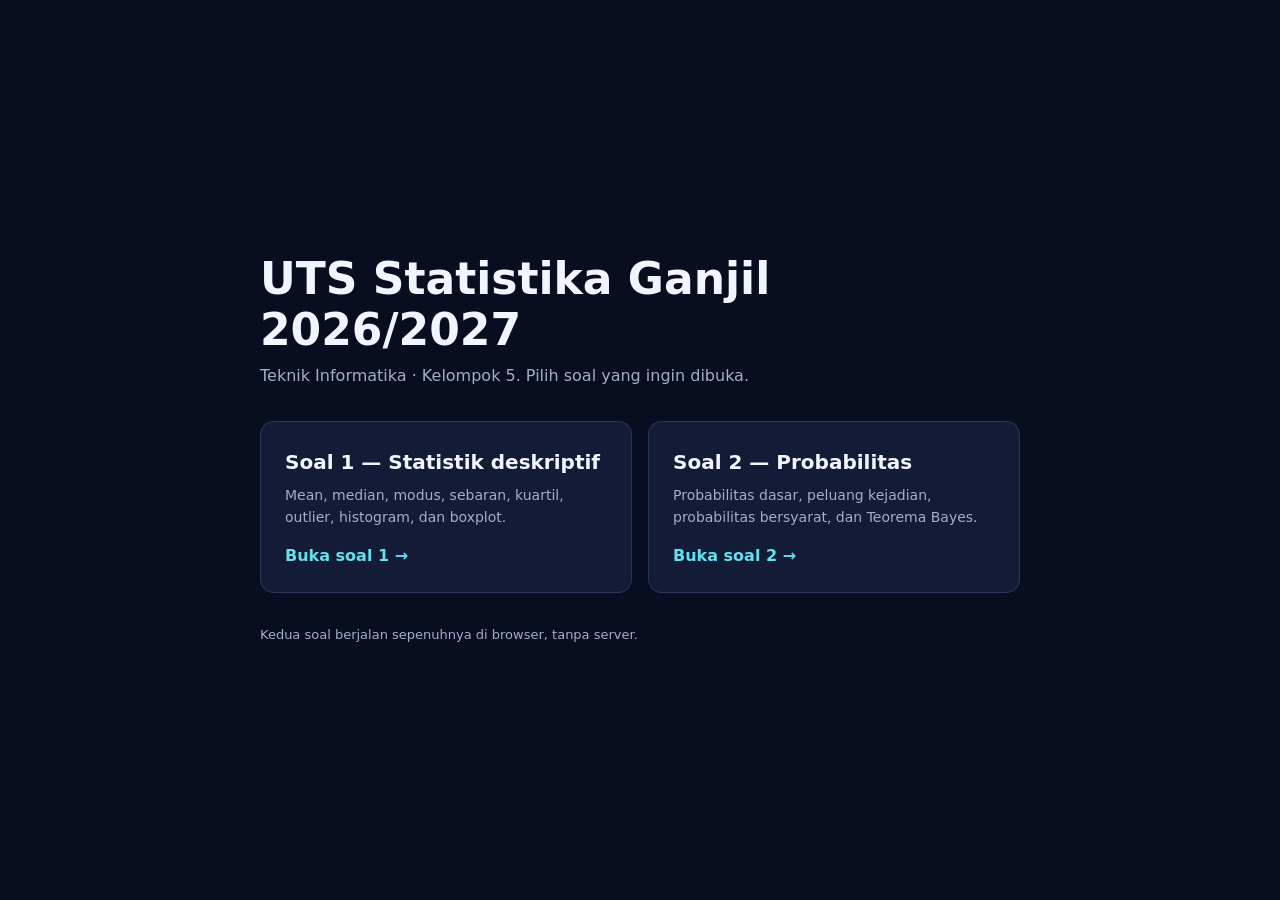
<file: index.html>
<!DOCTYPE html>
<html lang="id">
<head>
<meta charset="utf-8">
<meta name="viewport" content="width=device-width,initial-scale=1">
<meta name="theme-color" content="#080d20">
<title>UTS Statistika — Kelompok 5</title>
<style>
:root{color-scheme:dark;--bg:#080d20;--surface:#131b36;--line:rgba(171,187,255,.16);--text:#f2f4ff;--muted:#a3aecb;--violet:#8d82ff;--cyan:#62e1ed}
*{box-sizing:border-box}
body{margin:0;min-height:100vh;background:var(--bg);color:var(--text);font:16px/1.6 system-ui,-apple-system,"Segoe UI",sans-serif;display:grid;place-items:center;padding:24px}
main{width:min(760px,100%)}
h1{font-size:clamp(28px,5vw,44px);line-height:1.15;margin:0 0 8px}
p.sub{color:var(--muted);margin:0 0 32px}
.grid{display:grid;gap:16px;grid-template-columns:repeat(auto-fit,minmax(280px,1fr))}
a.card{display:block;padding:24px;border:1px solid var(--line);border-radius:14px;background:var(--surface);color:inherit;text-decoration:none}
a.card:hover,a.card:focus-visible{border-color:var(--violet);outline:none}
a.card h2{margin:0 0 6px;font-size:20px}
a.card p{margin:0;color:var(--muted);font-size:14px}
a.card span{display:inline-block;margin-top:14px;color:var(--cyan);font-weight:600}
footer{margin-top:32px;color:var(--muted);font-size:13px}
</style>
</head>
<body>
<main>
  <h1>UTS Statistika Ganjil 2026/2027</h1>
  <p class="sub">Teknik Informatika · Kelompok 5. Pilih soal yang ingin dibuka.</p>
  <div class="grid">
    <a class="card" href="soal-1-statistik-deskriptif/"><h2>Soal 1 — Statistik deskriptif</h2><p>Mean, median, modus, sebaran, kuartil, outlier, histogram, dan boxplot.</p><span>Buka soal 1 →</span></a>
    <a class="card" href="soal-2-probabilitas/"><h2>Soal 2 — Probabilitas</h2><p>Probabilitas dasar, peluang kejadian, probabilitas bersyarat, dan Teorema Bayes.</p><span>Buka soal 2 →</span></a>
  </div>
  <footer>Kedua soal berjalan sepenuhnya di browser, tanpa server.</footer>
</main>
</body>
</html>
</file>
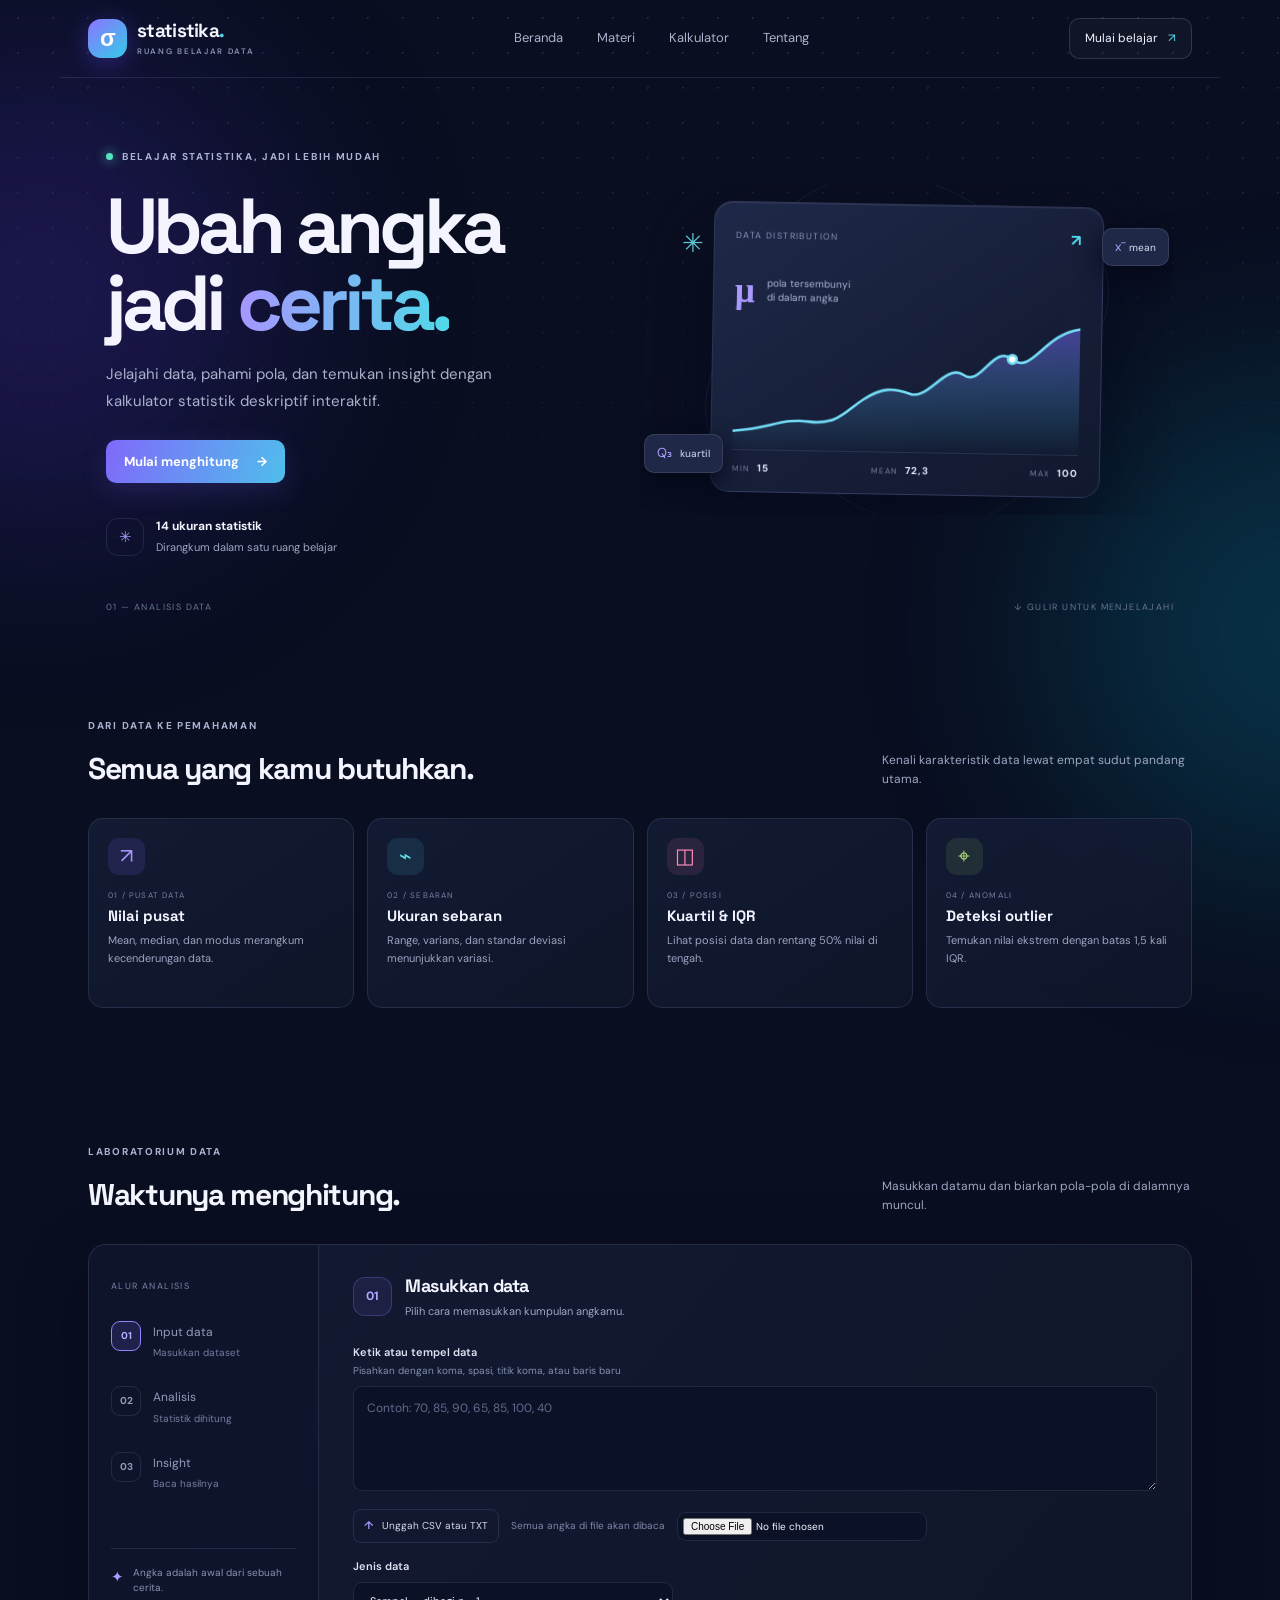
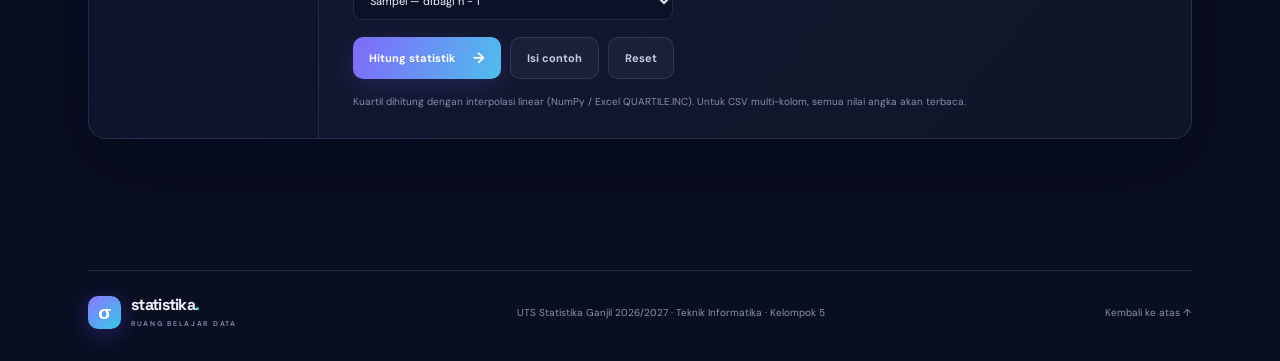
<file: soal-1-statistik-deskriptif/index.html>
<!DOCTYPE html>
<html lang="id">
<head>
<meta charset="utf-8">
<meta name="viewport" content="width=device-width,initial-scale=1">
<meta name="theme-color" content="#080d20">
<meta name="description" content="Ruang belajar dan kalkulator statistik deskriptif interaktif.">
<title>Statistika — Ruang Belajar Data</title>
<link rel="preconnect" href="https://fonts.googleapis.com">
<link rel="preconnect" href="https://fonts.gstatic.com" crossorigin>
<link href="https://fonts.googleapis.com/css2?family=DM+Sans:wght@400;500;600;700&family=Space+Grotesk:wght@500;600;700&display=swap" rel="stylesheet">
<link rel="stylesheet" href="style.css">
</head>
<body>
<div class="ambient ambient-one"></div><div class="ambient ambient-two"></div>
<header class="topbar">
  <a class="brand" href="#beranda" aria-label="Statistika, beranda"><span class="brand-icon">σ</span><span>statistika<span class="brand-dot">.</span><small>RUANG BELAJAR DATA</small></span></a>
  <nav aria-label="Navigasi utama"><a href="#beranda">Beranda</a><a href="#materi">Materi</a><a href="#kalkulator">Kalkulator</a><a href="#tentang">Tentang</a></nav>
  <a class="nav-cta" href="#kalkulator">Mulai belajar <span>↗</span></a>
</header>
<main>
  <section class="hero" id="beranda">
    <div class="hero-copy">
      <span class="eyebrow"><i></i> BELAJAR STATISTIKA, JADI LEBIH MUDAH</span>
      <h1>Ubah angka<br>jadi <span>cerita.</span></h1>
      <p>Jelajahi data, pahami pola, dan temukan insight dengan kalkulator statistik deskriptif interaktif.</p>
      <a class="primary-btn" href="#kalkulator">Mulai menghitung <span>→</span></a>
      <div class="hero-proof"><span class="proof-icon">✳</span><span><b>14 ukuran statistik</b><small>Dirangkum dalam satu ruang belajar</small></span></div>
    </div>
    <div class="hero-art" aria-label="Ilustrasi distribusi data">
      <div class="art-orbit orbit-a"></div><div class="art-orbit orbit-b"></div>
      <div class="chart-card"><div class="chart-top"><span>DATA DISTRIBUTION</span><b>↗</b></div><div class="chart-stat"><strong>μ</strong><span>pola tersembunyi<br>di dalam angka</span></div>
        <svg viewBox="0 0 400 150" role="img" aria-label="Grafik distribusi naik"><defs><linearGradient id="fill" x1="0" x2="0" y1="0" y2="1"><stop stop-color="#7c66ff" stop-opacity=".48"/><stop offset="1" stop-color="#36d9e8" stop-opacity="0"/></linearGradient></defs><path d="M0 128 C45 125 55 112 88 116 S130 103 151 89 S185 75 205 82 S246 45 266 59 S300 22 322 40 S358 10 400 4 V150 H0Z" fill="url(#fill)"/><path d="M0 128 C45 125 55 112 88 116 S130 103 151 89 S185 75 205 82 S246 45 266 59 S300 22 322 40 S358 10 400 4" fill="none" stroke="#73dcf5" stroke-width="3"/><circle cx="322" cy="40" r="5" fill="#fff" stroke="#73dcf5" stroke-width="3"/></svg>
        <div class="chart-foot"><span>MIN <b>15</b></span><span>MEAN <b>72,3</b></span><span>MAX <b>100</b></span></div>
      </div><span class="float-tag tag-one">x̄ <b>mean</b></span><span class="float-tag tag-two">Q₃ <b>kuartil</b></span><span class="art-spark">✳</span>
    </div>
    <div class="hero-bottom"><span>01 — ANALISIS DATA</span><span>↓ GULIR UNTUK MENJELAJAHI</span></div>
  </section>
  <section class="features" id="materi">
    <div class="section-heading"><div><span class="eyebrow">DARI DATA KE PEMAHAMAN</span><h2>Semua yang kamu butuhkan.</h2></div><p>Kenali karakteristik data lewat empat sudut pandang utama.</p></div>
    <div class="feature-grid">
      <article class="feature-card"><span class="feature-icon violet">↗</span><span class="feature-index">01 / PUSAT DATA</span><h3>Nilai pusat</h3><p>Mean, median, dan modus merangkum kecenderungan data.</p></article>
      <article class="feature-card"><span class="feature-icon cyan">⌁</span><span class="feature-index">02 / SEBARAN</span><h3>Ukuran sebaran</h3><p>Range, varians, dan standar deviasi menunjukkan variasi.</p></article>
      <article class="feature-card"><span class="feature-icon pink">◫</span><span class="feature-index">03 / POSISI</span><h3>Kuartil & IQR</h3><p>Lihat posisi data dan rentang 50% nilai di tengah.</p></article>
      <article class="feature-card"><span class="feature-icon lime">⌖</span><span class="feature-index">04 / ANOMALI</span><h3>Deteksi outlier</h3><p>Temukan nilai ekstrem dengan batas 1,5 kali IQR.</p></article>
    </div>
  </section>
  <section class="calculator" id="kalkulator">
    <div class="section-heading"><div><span class="eyebrow">LABORATORIUM DATA</span><h2>Waktunya menghitung.</h2></div><p>Masukkan datamu dan biarkan pola-pola di dalamnya muncul.</p></div>
    <div class="workspace">
      <aside class="step-rail"><span class="rail-label">ALUR ANALISIS</span><div class="rail-step active"><b>01</b><span>Input data<small>Masukkan dataset</small></span></div><div class="rail-step"><b>02</b><span>Analisis<small>Statistik dihitung</small></span></div><div class="rail-step"><b>03</b><span>Insight<small>Baca hasilnya</small></span></div><div class="rail-note">✦ <span>Angka adalah awal dari sebuah cerita.</span></div></aside>
      <div class="input-panel">
        <div class="panel-title"><span class="panel-number">01</span><div><h3>Masukkan data</h3><p>Pilih cara memasukkan kumpulan angkamu.</p></div></div>
        <label for="manual">Ketik atau tempel data <span>Pisahkan dengan koma, spasi, titik koma, atau baris baru</span></label>
        <textarea id="manual" placeholder="Contoh: 70, 85, 90, 65, 85, 100, 40" spellcheck="false"></textarea>
        <div class="upload-row"><label for="csv">↑ <span>Unggah CSV atau TXT</span></label><small>Semua angka di file akan dibaca</small><input type="file" id="csv" accept=".csv,.txt,text/csv"></div>
        <label for="vtype">Jenis data</label><select id="vtype"><option value="samp">Sampel — dibagi n − 1</option><option value="pop">Populasi — dibagi n</option></select>
        <div class="action-row"><button class="b" id="hit">Hitung statistik <span>→</span></button><button class="b g" id="ex">Isi contoh</button><button class="b g reset" id="rs">Reset</button></div>
        <div class="err" id="err1" role="alert" aria-live="polite"></div>
        <p class="note">Kuartil dihitung dengan interpolasi linear (NumPy / Excel QUARTILE.INC). Untuk CSV multi-kolom, semua nilai angka akan terbaca.</p>
      </div>
    </div>
    <div id="out1" aria-live="polite"></div>
  </section>
  <footer id="tentang"><a class="brand" href="#beranda"><span class="brand-icon">σ</span><span>statistika<span class="brand-dot">.</span><small>RUANG BELAJAR DATA</small></span></a><p>UTS Statistika Ganjil 2026/2027 · Teknik Informatika · Kelompok 5</p><a href="#beranda">Kembali ke atas ↑</a></footer>
</main>
<script src="script.js"></script>
</body>
</html>
</file>
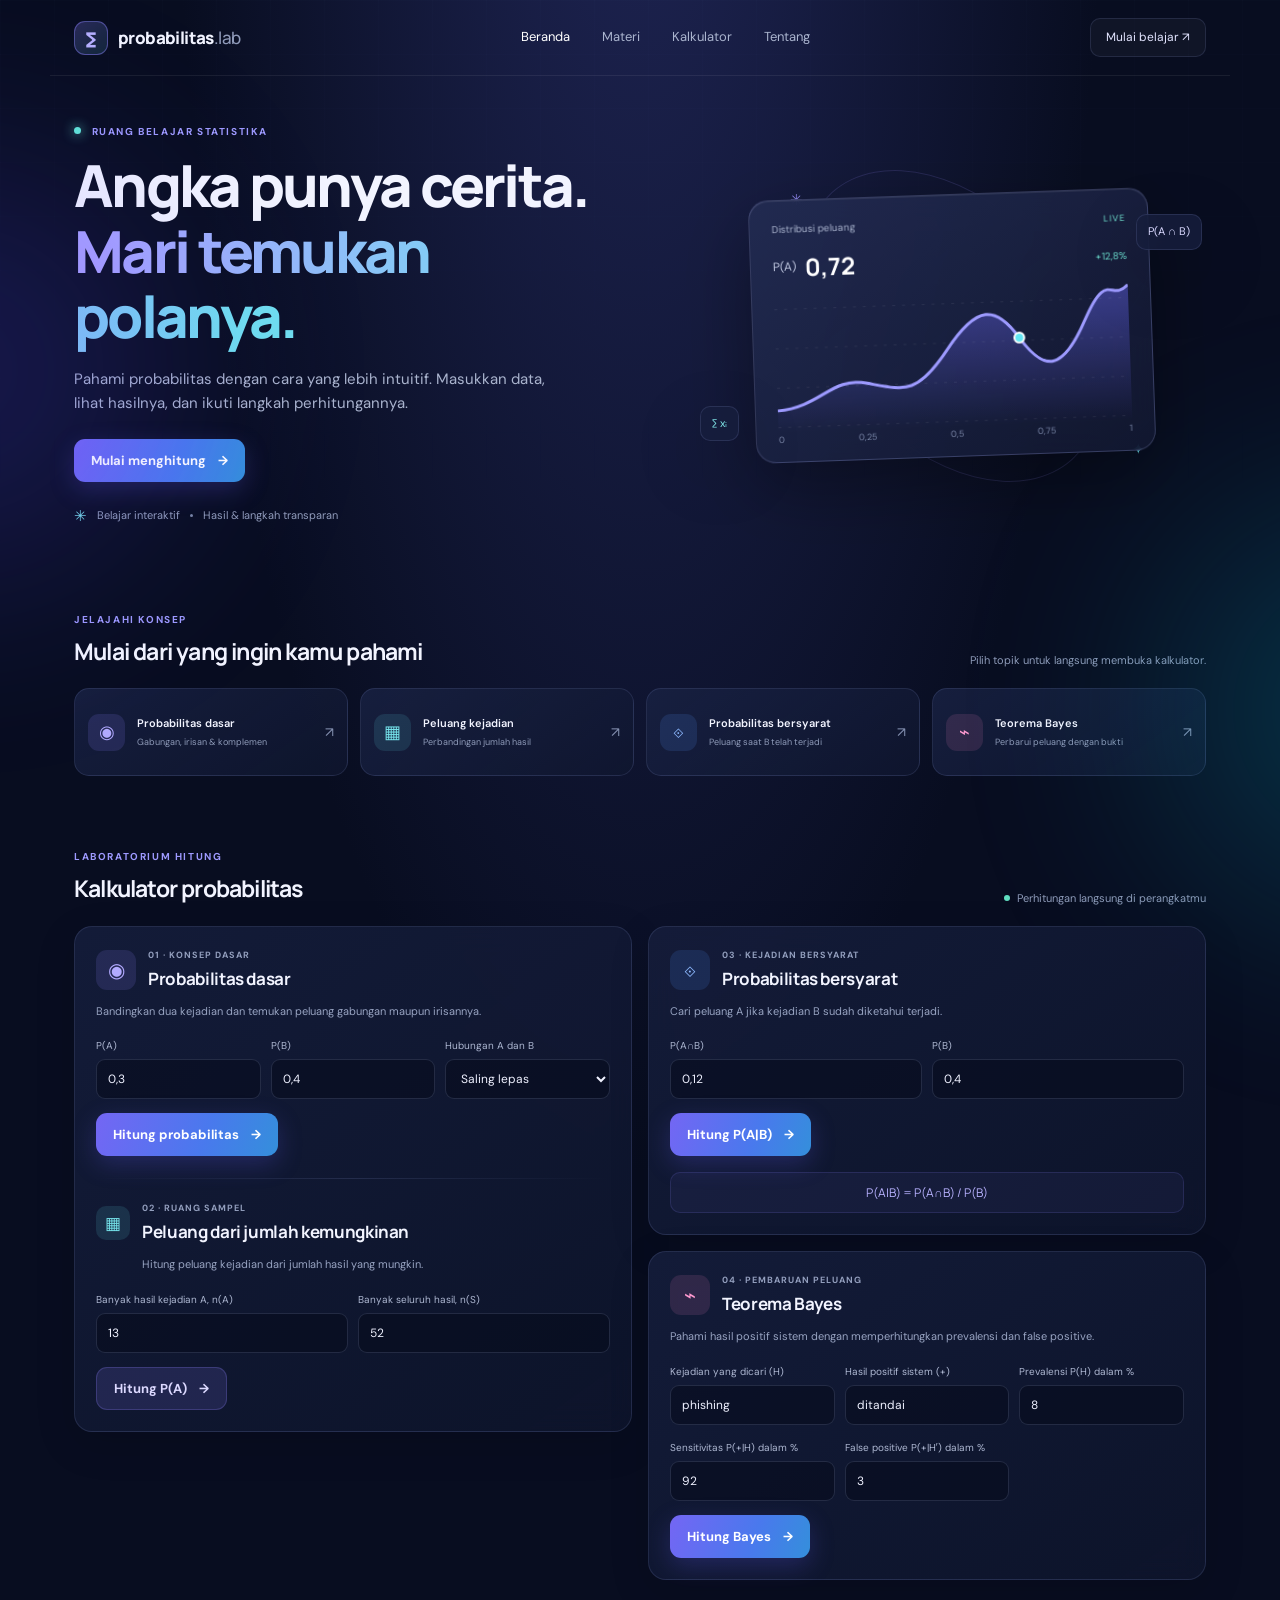
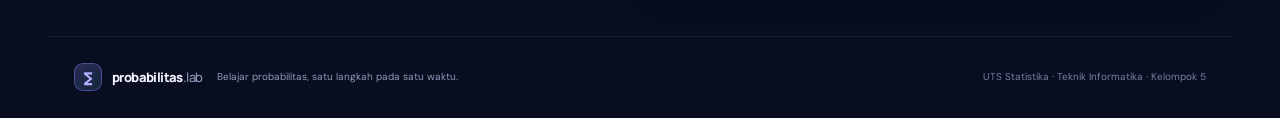
<file: soal-2-probabilitas/index.html>
<!DOCTYPE html>
<html lang="id">
<head>
  <meta charset="utf-8">
  <meta name="viewport" content="width=device-width, initial-scale=1">
  <meta name="theme-color" content="#080d20">
  <meta name="description" content="Ruang belajar interaktif untuk memahami dan menghitung probabilitas.">
  <title>Probabilitas Lab — Belajar Statistika</title>
  <link rel="stylesheet" href="style.css">
</head>
<body>
  <div class="ambient ambient-one" aria-hidden="true"></div>
  <div class="ambient ambient-two" aria-hidden="true"></div>
  <header class="topbar" id="beranda">
    <a class="brand" href="#beranda" aria-label="Probabilitas Lab, beranda">
      <span class="brand-mark" aria-hidden="true">∑</span>
      <span>probabilitas<span class="brand-light">.lab</span></span>
    </a>
    <nav aria-label="Navigasi utama">
      <a class="nav-active" href="#beranda">Beranda</a>
      <a href="#materi">Materi</a>
      <a href="#kalkulator">Kalkulator</a>
      <a href="#tentang">Tentang</a>
    </nav>
    <a class="top-cta" href="#kalkulator">Mulai belajar <span aria-hidden="true">↗</span></a>
  </header>

  <main>
    <section class="hero" aria-labelledby="hero-title">
      <div class="hero-copy">
        <p class="eyebrow"><span class="pulse"></span> RUANG BELAJAR STATISTIKA</p>
        <h1 id="hero-title">Angka punya cerita.<br><span>Mari temukan polanya.</span></h1>
        <p class="hero-text">Pahami probabilitas dengan cara yang lebih intuitif. Masukkan data, lihat hasilnya, dan ikuti langkah perhitungannya.</p>
        <a class="button button-primary" href="#kalkulator">Mulai menghitung <span aria-hidden="true">→</span></a>
        <div class="hero-meta"><span class="meta-icon">✳</span> Belajar interaktif <i></i> Hasil & langkah transparan</div>
      </div>
      <div class="hero-art" aria-label="Ilustrasi distribusi probabilitas">
        <div class="art-orbit orbit-a"></div><div class="art-orbit orbit-b"></div>
        <div class="chart-card">
          <div class="chart-head"><span>Distribusi peluang</span><span class="chart-live">LIVE</span></div>
          <div class="chart-value">P(A) <b>0,72</b><span>+12,8%</span></div>
          <svg viewBox="0 0 360 150" role="img" aria-label="Grafik kurva probabilitas yang meningkat">
            <defs><linearGradient id="area" x1="0" x2="0" y1="0" y2="1"><stop stop-color="#6e6bff" stop-opacity=".42"/><stop offset="1" stop-color="#6e6bff" stop-opacity="0"/></linearGradient></defs>
            <path d="M0 128 C45 125 55 95 92 103 S142 117 174 72 S225 28 248 62 S290 100 315 47 S342 30 360 12 V150 H0Z" fill="url(#area)"/>
            <path d="M0 128 C45 125 55 95 92 103 S142 117 174 72 S225 28 248 62 S290 100 315 47 S342 30 360 12" fill="none" stroke="#9d9aff" stroke-width="3"/>
            <circle cx="248" cy="62" r="5" fill="#63e6f4" stroke="#fff" stroke-width="2"/>
            <path d="M0 145H360M0 105H360M0 65H360M0 25H360" stroke="#fff" stroke-opacity=".08" stroke-dasharray="3 7"/>
          </svg>
          <div class="chart-labels"><span>0</span><span>0,25</span><span>0,5</span><span>0,75</span><span>1</span></div>
        </div>
        <span class="float-chip chip-one">P(A ∩ B)</span><span class="float-chip chip-two">∑ xᵢ</span>
        <span class="art-spark spark-one">✳</span><span class="art-spark spark-two">✦</span>
      </div>
    </section>

    <section class="learning" id="materi">
      <div class="section-heading">
        <div><p class="eyebrow">JELAJAHI KONSEP</p><h2>Mulai dari yang ingin kamu pahami</h2></div>
        <p class="section-note">Pilih topik untuk langsung membuka kalkulator.</p>
      </div>
      <div class="topic-grid">
        <a class="topic topic-violet" href="#dasar"><span class="topic-icon">◉</span><span><b>Probabilitas dasar</b><small>Gabungan, irisan & komplemen</small></span><span class="topic-arrow">↗</span></a>
        <a class="topic topic-cyan" href="#jumlah"><span class="topic-icon">▦</span><span><b>Peluang kejadian</b><small>Perbandingan jumlah hasil</small></span><span class="topic-arrow">↗</span></a>
        <a class="topic topic-blue" href="#bersyarat"><span class="topic-icon">⟐</span><span><b>Probabilitas bersyarat</b><small>Peluang saat B telah terjadi</small></span><span class="topic-arrow">↗</span></a>
        <a class="topic topic-pink" href="#bayes"><span class="topic-icon">⌁</span><span><b>Teorema Bayes</b><small>Perbarui peluang dengan bukti</small></span><span class="topic-arrow">↗</span></a>
      </div>
    </section>

    <section class="workspace" id="kalkulator">
      <div class="section-heading work-heading">
        <div><p class="eyebrow">LABORATORIUM HITUNG</p><h2>Kalkulator probabilitas</h2></div>
        <span class="secure-note"><span></span> Perhitungan langsung di perangkatmu</span>
      </div>
      <div class="calculator-grid">
        <section class="card card-wide" id="dasar">
          <div class="card-title"><span class="card-icon icon-violet">◉</span><div><p class="card-kicker">01 · KONSEP DASAR</p><h3>Probabilitas dasar</h3></div></div>
          <p class="card-description">Bandingkan dua kejadian dan temukan peluang gabungan maupun irisannya.</p>
          <div class="row">
            <div><label for="pa">P(A)</label><input id="pa" inputmode="decimal" value="0,3"></div>
            <div><label for="pb">P(B)</label><input id="pb" inputmode="decimal" value="0,4"></div>
            <div><label for="rel">Hubungan A dan B</label><select id="rel"><option value="lepas">Saling lepas</option><option value="ind">Independen</option><option value="umum">Umum (isi P(A∩B))</option></select></div>
            <div id="pabw" hidden><label for="pab">P(A∩B)</label><input id="pab" inputmode="decimal" value="0,1"></div>
          </div>
          <button class="button button-primary" id="h2a">Hitung probabilitas <span aria-hidden="true">→</span></button>
          <div class="err" id="err2" role="alert"></div><div id="out2" aria-live="polite"></div>
          <div class="divider"></div>
          <div class="subcalc" id="jumlah">
            <div class="sub-title"><span class="sub-icon">▦</span><div><p class="card-kicker">02 · RUANG SAMPEL</p><h3>Peluang dari jumlah kemungkinan</h3></div></div>
            <p class="card-description">Hitung peluang kejadian dari jumlah hasil yang mungkin.</p>
            <div class="row">
              <div><label for="na">Banyak hasil kejadian A, n(A)</label><input id="na" inputmode="numeric" value="13"></div>
              <div><label for="ns">Banyak seluruh hasil, n(S)</label><input id="ns" inputmode="numeric" value="52"></div>
            </div>
            <button class="button button-secondary" id="h2b">Hitung P(A) <span aria-hidden="true">→</span></button>
            <div class="err" id="err2b" role="alert"></div><div id="out2b" aria-live="polite"></div>
          </div>
        </section>

        <section class="card" id="bersyarat">
          <div class="card-title"><span class="card-icon icon-blue">⟐</span><div><p class="card-kicker">03 · KEJADIAN BERSYARAT</p><h3>Probabilitas bersyarat</h3></div></div>
          <p class="card-description">Cari peluang A jika kejadian B sudah diketahui terjadi.</p>
          <div class="row">
            <div><label for="cab">P(A∩B)</label><input id="cab" inputmode="decimal" value="0,12"></div>
            <div><label for="cb">P(B)</label><input id="cb" inputmode="decimal" value="0,4"></div>
          </div>
          <button class="button button-primary" id="h3">Hitung P(A|B) <span aria-hidden="true">→</span></button>
          <div class="err" id="err3" role="alert"></div><div id="out3" aria-live="polite"></div>
          <div class="formula-hint">P(A|B) = P(A∩B) / P(B)</div>
        </section>

        <section class="card" id="bayes">
          <div class="card-title"><span class="card-icon icon-pink">⌁</span><div><p class="card-kicker">04 · PEMBARUAN PELUANG</p><h3>Teorema Bayes</h3></div></div>
          <p class="card-description">Pahami hasil positif sistem dengan memperhitungkan prevalensi dan false positive.</p>
          <div class="row">
            <div><label for="hn">Kejadian yang dicari (H)</label><input id="hn" value="phishing"></div>
            <div><label for="tn">Hasil positif sistem (+)</label><input id="tn" value="ditandai"></div>
            <div><label for="prev">Prevalensi P(H) dalam %</label><input id="prev" inputmode="decimal" value="8"></div>
            <div><label for="sens">Sensitivitas P(+|H) dalam %</label><input id="sens" inputmode="decimal" value="92"></div>
            <div><label for="fp">False positive P(+|H′) dalam %</label><input id="fp" inputmode="decimal" value="3"></div>
          </div>
          <button class="button button-primary" id="h4">Hitung Bayes <span aria-hidden="true">→</span></button>
          <div class="err" id="err4" role="alert"></div><div id="out4" aria-live="polite"></div>
        </section>
      </div>
    </section>
  </main>
  <footer id="tentang"><a class="brand" href="#beranda"><span class="brand-mark" aria-hidden="true">∑</span><span>probabilitas<span class="brand-light">.lab</span></span></a><p>Belajar probabilitas, satu langkah pada satu waktu.</p><span class="footer-course">UTS Statistika · Teknik Informatika · Kelompok 5</span></footer>
  <script src="script.js"></script>
</body>
</html>
</file>
<file: soal-1-statistik-deskriptif/style.css>
:root { --ink:#f4f4ff; --mut:#9da6c2; --bg:#090e20; --panel:rgba(21,29,57,.76); --line:rgba(174,190,255,.13); --ac:#8774ff; --warn:#ff7587; --cyan:#54d9ed }
* { box-sizing:border-box }
html { 
    scroll-behavior:smooth; 
    scroll-padding-top:90px }
body { 
    margin:0; 
    background:var(--bg); 
    color:var(--ink); 
    font:15px/1.6 "DM Sans",sans-serif; 
    overflow-x:hidden }
body:before { 
    content:""; 
    position:fixed; 
    inset:0; 
    pointer-events:none; 
    opacity:.17; 
    background-image:radial-gradient(#a9b5ff 1px,transparent 1px); 
    background-size:35px 35px; 
    mask-image:linear-gradient(to bottom,black,transparent 70%); 
    z-index:-1 }
h1,h2,h3,.brand { 
    font-family:"Space Grotesk",sans-serif }
a { 
    color:inherit; 
    text-decoration:none }
.ambient { 
    position:fixed;
    width:480px; height:480px; 
    border-radius:50%; 
    filter:blur(110px); 
    opacity:.2; 
    pointer-events:none; 
    z-index:-1 }
.ambient-one { 
    background:#633cff; 
    top:50px; 
    left:-200px }
.ambient-two { 
    background:#06bad8; 
    top:390px; 
    right:-260px }
.topbar { 
    height:78px; 
    max-width:1160px; 
    margin:auto; 
    padding:0 28px; 
    display:flex; 
    align-items:center; 
    justify-content:space-between; 
    border-bottom:1px solid var(--line); 
    position:relative; 
    z-index:2 }
.brand { 
    display:flex; 
    align-items:center; 
    gap:10px; 
    font-size:19px;
    font-weight:700; 
    line-height:1.05; 
    letter-spacing:-.7px }
.brand-icon { 
    display:grid; 
    place-items:center; 
    width:39px; 
    height:39px; 
    border-radius:13px; 
    background:linear-gradient(140deg,#8b75ff,#34cbe8); 
    font-size:23px; 
    color:white; 
    box-shadow:0 5px 25px #6450ff55 }
.brand-dot { 
    color:var(--cyan) }
.brand small { 
    display:block; 
    color:#8690b0; 
    font:600 8px "DM Sans",sans-serif; 
    letter-spacing:1.7px; 
    margin-top:5px }
nav { 
    display:flex; 
    gap:34px; 
    color:#aab2cc; 
    font-size:13px }
nav a { 
    transition:color .2s }
nav a:hover,footer>a:hover { 
    color:var(--cyan) }
.nav-cta { 
    font-size:12px; 
    padding:10px 15px; 
    border:1px 
    solid #ffffff24; 
    border-radius:10px; 
    background:#ffffff08 }
.nav-cta span { 
    color:var(--cyan); 
    margin-left:7px }
main { 
    max-width:1160px; 
    margin:auto; 
    padding:0 28px }
.hero { 
    min-height:520px; 
    display:grid; 
    grid-template-columns:1fr 1fr; 
    align-items:center; 
    position:relative; 
    padding:65px 18px 78px }
.hero-copy { 
    position:relative; 
    z-index:1 }
.eyebrow { 
    display:inline-flex; 
    align-items:center; 
    gap:9px; color:#aab3d2; 
    font-size:10px; 
    font-weight:700; 
    letter-spacing:1.7px }
.eyebrow i { 
    width:7px; 
    height:7px; 
    border-radius:50%; 
    background:#57e4c1; 
    box-shadow:0 0 12px #57e4c1 }
h1 { 
    font-size:clamp(52px,7vw,78px); 
    line-height:.99; 
    letter-spacing:-5px; 
    margin:21px 0 19px }
h1 span { 
    background:linear-gradient(90deg,#a795ff,#50d9e8); 
    color:transparent; 
    background-clip:text }
.hero-copy>p { 
    max-width:410px; 
    color:#a9b1cb; 
    font-size:15px; 
    line-height:1.8; 
    margin:0 0 25px }
.primary-btn,.b { 
    display:inline-flex; 
    align-items:center; 
    justify-content:center; 
    gap:18px; 
    border:0; 
    border-radius:10px; 
    background:linear-gradient(110deg,#8069fa,#4fbeec); 
    color:white; 
    padding:13px 18px; 
    font:700 13px "DM Sans",sans-serif; 
    box-shadow:0 8px 26px #6555df35; 
    cursor:pointer; 
    transition:transform .2s,box-shadow .2s }
.primary-btn:hover,.b:hover { 
    transform:translateY(-2px); 
    box-shadow:0 12px 30px #6555df55 }
.hero-proof { 
    display:flex; 
    align-items:center; 
    gap:12px; 
    margin-top:34px }
.proof-icon { 
    display:grid; 
    place-items:center; 
    width:38px; 
    height:38px; 
    border:1px solid var(--line); 
    border-radius:12px; 
    color:#a797ff }
.hero-proof b,.hero-proof small { 
    display:block }
.hero-proof b { 
    font-size:12px }
.hero-proof small { 
    color:var(--mut); 
    font-size:11px; 
    margin-top:2px }
.hero-art { 
    min-height:330px; 
    position:relative; 
    display:grid; 
    place-items:center; 
    overflow:clip }
.chart-card { 
    width:min(390px,90%); 
    padding:20px 21px 15px; 
    border:1px solid #b2b9ff27; 
    border-radius:19px; 
    background:linear-gradient(145deg,#20294aee,#11182edb); 
    box-shadow:0 30px 90px #030719aa, inset 0 1px #ffffff12;
    backdrop-filter:blur(16px); 
    position:relative; 
    z-index:1; 
    transform:rotate(1deg); 
    animation:float 6s ease-in-out infinite }
.chart-top,.chart-foot { 
    display:flex; 
    justify-content:space-between; 
    align-items:center }
.chart-top { 
    color:#8791b2; 
    font-size:9px; 
    letter-spacing:1.4px }
.chart-top b { 
    font-size:16px; color:var(--cyan) }
.chart-stat { 
    display:flex; 
    align-items:center; 
    gap:12px; 
    margin:20px 0 8px }
.chart-stat strong { 
    font:600 35px "Space Grotesk"; 
    color:#aa9aff }
.chart-stat span { 
    font-size:10px; 
    line-height:1.4; 
    color:#aab4d1 }
.chart-card svg { 
    display:block; 
    width:100%; 
    height:auto }
.chart-foot { 
    border-top:1px solid var(--line); 
    padding-top:10px; 
    color:#7782a3; 
    font-size:8px; 
    letter-spacing:1px }
.chart-foot b { 
    color:#e5e9ff; 
    font-size:10px; 
    margin-left:4px }
.art-orbit { 
    position:absolute; 
    border:1px solid #7d80f626; 
    border-radius:50%; 
    transform:rotate(-25deg) }
.orbit-a { 
    width:430px; 
    height:250px }
.orbit-b { 
    width:370px; 
    height:310px; 
    transform:rotate(55deg); 
    border-color:#52d9e41c }
.float-tag { 
    position:absolute; 
    z-index:2; 
    background:#202848; 
    border:1px solid #ffffff1a; 
    border-radius:10px; 
    padding:8px 12px; 
    color:#a9a0ff; 
    font-size:13px; 
    box-shadow:0 9px 24px #05091a }
.float-tag b { 
    font:500 10px "DM Sans"; 
    color:#c1c8dd; 
    margin-left:5px }
.tag-one { 
    top:43px; 
    right:5px }
.tag-two { 
    bottom:42px; 
    left:4px }
.art-spark { 
    position:absolute; 
    top:38px; 
    left:42px; 
    color:#6be0ec; 
    font-size:26px; 
    animation:spin 18s linear infinite }
.hero-bottom { 
    position:absolute; 
    bottom:20px; 
    left:18px; 
    right:18px; 
    display:flex; 
    justify-content:space-between; 
    color:#697493; 
    font-size:9px; 
    letter-spacing:1.4px }
@keyframes float {
  50% { 
    transform:translateY(-9px) rotate(1deg) }
}
@keyframes spin {
  to { 
    transform:rotate(360deg) }
}
.features,.calculator { 
    padding:78px 0 40px }
.section-heading { 
    display:flex; 
    align-items:end; 
    justify-content:space-between; 
    margin-bottom:25px }
.section-heading h2 { 
    font-size:30px; 
    letter-spacing:-1.3px; 
    margin:9px 0 0 }
.section-heading>p { 
    max-width:310px; 
    color:var(--mut); 
    font-size:12px; 
    margin:0 0 4px }
.feature-grid { 
    display:grid; 
    grid-template-columns:repeat(4,1fr); 
    gap:13px }
.feature-card { 
    min-height:190px; 
    padding:19px; 
    border:1px solid var(--line); 
    border-radius:15px; 
    background:linear-gradient(145deg,#161e39c9,#11172cc9); 
    transition:transform .2s,border-color .2s,background .2s }
.feature-card:hover { 
    transform:translateY(-5px); 
    border-color:#9182ff77; 
    background:#1a2342 }
.feature-icon { 
    display:grid; 
    place-items:center; 
    width:37px; 
    height:37px; 
    border-radius:11px; 
    font-size:21px }
.violet { 
    background:#8673ff20; 
    color:#a697ff }
.cyan { 
    background:#48d9e21c; 
    color:#5edfea }
.pink { 
    background:#fa77af1b; 
    color:#ff8dbb }
.lime { 
    background:#a5db681b; 
    color:#b9e77d }
.feature-index { 
    display:block; 
    margin:14px 0 2px; 
    color:#7782a3; 
    font-size:8px; 
    letter-spacing:1.2px }
.feature-card h3 { 
    font-size:15px; 
    margin:0 0 4px }
.feature-card p { 
    color:#9ba5c1; 
    font-size:11px; 
    line-height:1.6; 
    margin:0 }
.calculator { 
    padding-top:90px }
.workspace { 
    display:grid; 
    grid-template-columns:230px 1fr;
    border:1px solid var(--line); 
    border-radius:18px; 
    background:linear-gradient(130deg,#141c36dc,#11172adb); 
    overflow:hidden; 
    box-shadow:0 24px 70px #03071955 }
.step-rail { 
    padding:27px 22px; 
    background:#0d142bd9; 
    border-right:1px solid var(--line) }
.rail-label { 
    color:#7884a8; 
    font-size:9px; 
    letter-spacing:1.4px }
.rail-step { 
    display:flex; 
    gap:12px; 
    align-items:flex-start; 
    margin-top:25px; 
    color:#929dbb; 
    font-size:12px }
.rail-step>b { 
    display:grid; 
    place-items:center; 
    width:30px; 
    height:30px; 
    border:1px solid var(--line); 
    border-radius:9px; 
    font-size:10px }
.rail-step.active>b { 
    background:#806cff25; 
    border-color:#9381ff; 
    color:#b8aaff }
.rail-step span { 
    padding-top:2px }
.rail-step small { 
    display:block; 
    color:#737e9f; 
    font-size:10px; 
    margin-top:3px }
.rail-note { 
    display:flex; 
    gap:9px; 
    align-items:flex-start; 
    margin-top:56px; 
    padding-top:16px; 
    border-top:1px solid var(--line); 
    color:#ab9cff; 
    font-size:15px }
.rail-note span { 
    color:#8892b0; 
    font-size:10px; 
    line-height:1.5 }
.input-panel { 
    padding:27px 34px }
.panel-title { 
    display:flex; 
    gap:13px; 
    align-items:center; 
    margin-bottom:23px }
.panel-number { 
    display:grid; 
    place-items:center;
    width:39px; 
    height:39px; 
    border:1px solid #9080ff44; 
    border-radius:12px; 
    background:#8b74ff18; 
    color:#b4a7ff; 
    font-size:12px; 
    font-weight:700 }
.panel-title h3 { 
    margin:0; 
    font-size:18px; 
    letter-spacing:-.5px }
.panel-title p { 
    margin:2px 0 0; 
    color:var(--mut); 
    font-size:11px }
label { 
    display:block; 
    margin:12px 0 7px; 
    color:#dfe3f3; 
    font-size:11px; 
    font-weight:600 }
label span { 
    display:block; 
    color:#8490af; 
    font-size:10px; 
    font-weight:400; 
    margin-top:2px }
input,select,textarea { 
    width:100%; 
    font:inherit; 
    padding:11px 13px; 
    border:1px solid #aeb9e522; 
    border-radius:9px; 
    background:#0b1228; 
    color:var(--ink); 
    outline:none; 
    transition:border-color .2s,box-shadow .2s }
input:focus,select:focus,textarea:focus { 
    border-color:#8e7dff; 
    box-shadow:0 0 0 3px #8e7dff20 }
textarea { 
    min-height:105px; 
    resize:vertical; 
    font-size:12px; 
    line-height:1.7 }
textarea::placeholder { 
    color:#606c8c }
.upload-row { 
    display:flex; 
    align-items:center; 
    gap:12px; flex-wrap:wrap; 
    margin:11px 0 15px }
.upload-row label { 
    display:flex; 
    align-items:center; 
    gap:8px; 
    margin:0; 
    padding:7px 10px; 
    border:1px solid var(--line); 
    border-radius:8px; 
    color:#a99aff; 
    cursor:pointer }
.upload-row label span { 
    color:#d8dced; 
    font-size:10px; 
    margin:0 }
.upload-row small { 
    color:#7d88a8; 
    font-size:10px }
.upload-row input { 
    width:auto; 
    max-width:100%; 
    padding:5px; 
    font-size:10px }
select { 
    max-width:320px; 
    padding:10px 12px; 
    font-size:11px }
.action-row { 
    display:flex; 
    flex-wrap:wrap;
    gap:9px; 
    margin-top:17px }
.b { 
    padding:11px 16px; 
    font-size:11px }
.b span { 
    font-size:15px }
.g { 
    background:#ffffff0b; 
    border:1px solid var(--line); 
    box-shadow:none; color:#c5cbe0 }
.g:hover { 
    background:#ffffff17; 
    box-shadow:none }
.err {
    color:var(--warn); 
    font-size:12px }
.note {
    color:#8490af; 
    font-size:10px; 
    line-height:1.65; 
    margin:15px 0 0 }
#out1 { 
    padding-top:16px }
.card { 
    padding:22px; 
    margin:14px 0; 
    border:1px solid var(--line); 
    border-radius:16px; 
    background:linear-gradient(145deg,#171f3bde,#11172cde); 
    box-shadow:0 16px 45px #02061744; 
    animation:appear .35s ease both }
.card h2 { 
    font-size:18px; 
    letter-spacing:-.5px; 
    margin:0 0 10px }
.card .note { 
    margin-top:8px }
@keyframes appear {
  from { 
    opacity:0; 
    transform:translateY(8px) }
  to { 
    opacity:1; 
    transform:translateY(0) }
}
table { 
    width:100%; 
    border-collapse:collapse; 
    margin-top:14px; 
    font-size:12px; 
    overflow:hidden; 
    border-radius:9px }
td,th { 
    border-bottom:1px solid var(--line); 
    padding:10px 12px; 
    text-align:left; 
    vertical-align:top }
th { 
    background:#ffffff0b; 
    color:#aeb8d4; 
    font-size:10px; 
    letter-spacing:.5px }
td { 
    color:#d5daeb }
tr:last-child td { 
    border-bottom:0 }
td:first-child { 
    color:#8591b0; 
    width:45px }
td:nth-child(2) { 
    font-weight:600 }
.tip { 
    background:#50d9e410; 
    border-left:3px solid var(--cyan); 
    padding:10px 12px; 
    margin-top:12px; 
    border-radius:5px; 
    color:#c9d4e8; 
    font-size:12px }
svg { 
    width:100%; 
    height:auto; 
    color:#d1d8ed }
svg text { 
    fill:currentColor; 
    font:10px "DM Sans",sans-serif }
svg rect { 
    rx:3 }
details.lg { 
    border:1px solid var(--line); 
    border-radius:9px; 
    padding:10px 13px; 
    margin-top:8px; 
    background:#ffffff05 }
details.lg summary { 
    cursor:pointer; 
    font-size:12px; 
    font-weight:600; 
    color:#dbe0f2 }
details.lg summary::marker { 
    color:#a397ff }
.rumus { 
    font-size:11px; 
    color:#aeb8d2; 
    margin:9px 0 4px }
details.lg ol { 
    margin:4px 0 0; 
    padding-left:22px; 
    color:#9da8c5; 
    font-size:11px }
details.lg li { 
    margin:3px 0; 
    overflow-wrap:anywhere }
footer { 
    display:flex; 
    align-items:center; 
    justify-content:space-between; 
    gap:16px; margin-top:75px; 
    padding:24px 0 30px; 
    border-top:1px solid var(--line); 
    color:#8993b0; 
    font-size:10px }
footer .brand { 
    color:var(--ink); 
    font-size:16px }
footer .brand-icon { 
    width:33px; 
    height:33px; 
    border-radius:10px; 
    font-size:19px }
footer .brand small { 
    font-size:7px }
footer>a:last-child { 
    white-space:nowrap }
:focus-visible { 
    outline:2px solid #54d9ed;
    outline-offset:3px }
@media(max-width:760px) {
  .topbar { 
    height:auto; 
    min-height:70px; 
    padding:12px 20px; 
    flex-wrap:wrap; gap:12px }
  .topbar nav { 
    order:3; 
    width:100%; 
    justify-content:center; 
    gap:clamp(16px,6vw,35px); 
    padding:7px 0 3px; 
    font-size:12px }
  .nav-cta { 
    font-size:10px; 
    padding:8px 10px }
  .brand { 
    font-size:17px }
  .brand-icon { 
    width:35px; 
    height:35px }
  .hero { 
    grid-template-columns:1fr; 
    padding:60px 5px 72px }
  .hero-art { 
    min-height:310px; 
    margin-top:20px }
  .hero-bottom { 
    left:5px; 
    right:5px }
  .features,.calculator { 
    padding-top:55px }
  .section-heading { 
    align-items:flex-start; 
    gap:10px; 
    flex-direction:column }
  .section-heading h2 { 
    font-size:26px }
  .feature-grid { 
    grid-template-columns:repeat(2,1fr) }
  .workspace { 
    grid-template-columns:1fr }
  .step-rail { 
    display:flex; 
    align-items:center; 
    gap:14px; 
    padding:14px 18px; 
    border-right:0; 
    border-bottom:1px solid var(--line) }
  .rail-label,.rail-note { 
    display:none }
  .rail-step { 
    margin:0; gap:7px; 
    align-items:center; 
    font-size:10px }
  .rail-step>b { 
    width:26px; 
    height:26px }
  .rail-step small { 
    display:none }
  .input-panel { 
    padding:22px 18px }
  .chart-card { 
    width:min(390px,88%) }
}
@media(max-width:430px) {
  main { 
    padding:0 17px }
  .topbar { 
    padding:10px 17px }
  .topbar nav { 
    gap:0; 
    justify-content:space-between }
  .hero { 
    padding-top:48px }
  h1 { 
    font-size:58px }
  .hero-art { 
    min-height:270px }
  .orbit-a { 
    width:320px }
  .orbit-b { 
    width:290px }
  .chart-card { 
    padding:15px }
  .tag-one { 
    right:-2px; 
    top:30px }
  .tag-two { 
    left:-2px; 
    bottom:27px }
  .feature-grid { 
    gap:9px }
  .feature-card { 
    padding:14px; 
    min-height:185px }
  .feature-card p { 
    font-size:10px }
  .step-rail { 
    justify-content:space-between; 
    gap:5px; 
    padding:12px }
  .rail-step { 
    gap:5px; 
    font-size:9px }
  .action-row { gap:7px }
  .b { padding:10px 11px }
  .reset { 
    margin-left:auto }
  footer { 
    flex-wrap:wrap; 
    margin-top:50px }
  footer>p { 
    order:3; 
    width:100%; 
    margin:0 }
}
@media(prefers-reduced-motion:reduce) {
  *,*::before,*::after { 
    scroll-behavior:auto!important; 
    animation-duration:.01ms!important; 
    animation-iteration-count:1!important; 
    transition-duration:.01ms!important }
}
</file>
<file: soal-2-probabilitas/style.css>
@import url('https://fonts.googleapis.com/css2?family=DM+Sans:wght@400;500;600;700&family=Manrope:wght@400;500;600;700;800&display=swap');

:root {
  color-scheme: dark;
  --bg: #080d20;
  --surface: rgba(19, 27, 54, .78);
  --surface-2: #121a35;
  --line: rgba(171, 187, 255, .13);
  --text: #f2f4ff;
  --muted: #a3aecb;
  --violet: #8d82ff;
  --cyan: #62e1ed;
  --pink: #ff83c4;
  --shadow: 0 24px 70px rgba(0, 0, 0, .24);
}

* {
  box-sizing: border-box;
}

html {
  scroll-behavior: smooth;
  scroll-padding-top: 90px;
}

body {
  margin: 0;
  min-height: 100vh;
  background: radial-gradient(ellipse at 50% -20%, #202657 0, transparent 52%), var(--bg);
  color: var(--text);
  font: 15px/1.6 "DM Sans", sans-serif;
  overflow-x: hidden;
}

body::before {
  content: "";
  position: fixed;
  inset: 0;
  z-index: -1;
  pointer-events: none;
  opacity: .12;
  background-image: linear-gradient(rgba(185, 198, 255, .12) 1px, transparent 1px), linear-gradient(90deg, rgba(185, 198, 255, .12) 1px, transparent 1px);
  background-size: 54px 54px;
  mask-image: linear-gradient(to bottom, #000, transparent 70%);
}

a {
  color: inherit;
  text-decoration: none;
}

.ambient {
  position: fixed;
  width: 420px;
  height: 420px;
  border-radius: 50%;
  filter: blur(110px);
  opacity: .2;
  pointer-events: none;
}

.ambient-one {
  top: 160px;
  left: -250px;
  background: #5848ff;
}

.ambient-two {
  top: 500px;
  right: -300px;
  background: #05b8d1;
}

.topbar {
  height: 76px;
  max-width: 1180px;
  margin: auto;
  padding: 0 24px;
  display: flex;
  align-items: center;
  justify-content: space-between;
  border-bottom: 1px solid rgba(255, 255, 255, .07);
}

.brand {
  display: flex;
  align-items: center;
  gap: 10px;
  font: 800 17px Manrope, sans-serif;
  letter-spacing: -.6px;
}

.brand-mark {
  display: grid;
  place-items: center;
  width: 34px;
  height: 34px;
  border: 1px solid rgba(141, 130, 255, .44);
  border-radius: 11px;
  background: linear-gradient(145deg, rgba(141, 130, 255, .25), rgba(98, 225, 237, .12));
  color: #b6b0ff;
  font-size: 21px;
}

.brand-light {
  color: #8f9ab9;
  font-weight: 500;
}

nav {
  display: flex;
  gap: 32px;
}

nav a {
  font-size: 13px;
  color: #aab4ce;
  transition: color .2s;
}

nav a:hover,
nav .nav-active {
  color: #fff;
}

.top-cta {
  padding: 9px 15px;
  border: 1px solid var(--line);
  border-radius: 10px;
  font-size: 12px;
  color: #e3e5ff;
  background: rgba(255, 255, 255, .035);
  transition: .2s;
}

.top-cta:hover {
  border-color: rgba(141, 130, 255, .6);
  background: rgba(141, 130, 255, .12);
}

main {
  max-width: 1180px;
  margin: auto;
  padding: 0 24px;
}

.hero {
  min-height: 440px;
  display: grid;
  grid-template-columns: 1fr .9fr;
  align-items: center;
  gap: 60px;
  padding: 48px 0 58px;
}

.eyebrow {
  margin: 0 0 12px;
  color: #9e9aff;
  font-size: 10px;
  font-weight: 700;
  letter-spacing: 1.6px;
}

.pulse {
  display: inline-block;
  width: 7px;
  height: 7px;
  margin: 0 7px 1px 0;
  border-radius: 50%;
  background: #61e5d6;
  box-shadow: 0 0 12px #61e5d6;
}

h1,
h2,
h3,
p {
  margin-top: 0;
}

h1,
h2,
h3 {
  font-family: Manrope, sans-serif;
}

h1 {
  font-size: clamp(36px, 5vw, 58px);
  line-height: 1.13;
  letter-spacing: -2.7px;
  margin: 0 0 18px;
  font-weight: 800;
}

h1 span {
  background: linear-gradient(95deg, #aaa2ff 5%, #70dff0 90%);
  background-clip: text;
  color: transparent;
}

.hero-text {
  max-width: 495px;
  color: #aab4ce;
  font-size: 15px;
  margin-bottom: 24px;
}

.button {
  display: inline-flex;
  align-items: center;
  justify-content: center;
  gap: 12px;
  min-height: 43px;
  padding: 10px 17px;
  border: 0;
  border-radius: 11px;
  font: 700 13px "DM Sans", sans-serif;
  cursor: pointer;
  transition: transform .2s, box-shadow .2s, filter .2s;
}

.button:hover {
  transform: translateY(-2px);
  filter: brightness(1.1);
}

.button-primary {
  color: #fff;
  background: linear-gradient(110deg, #7466f4, #4979ed 60%, #348fdb);
  box-shadow: 0 8px 24px rgba(94, 89, 235, .25);
}

.button-primary:hover {
  box-shadow: 0 10px 30px rgba(94, 89, 235, .4);
}

.button-secondary {
  color: #dcd9ff;
  background: rgba(141, 130, 255, .15);
  border: 1px solid rgba(141, 130, 255, .24);
}

.hero-meta {
  display: flex;
  align-items: center;
  gap: 10px;
  margin-top: 22px;
  color: #929dbb;
  font-size: 11px;
}

.hero-meta i {
  width: 3px;
  height: 3px;
  border-radius: 50%;
  background: #7883a3;
}

.meta-icon {
  color: #77deea;
  font-size: 15px;
}

.hero-art {
  position: relative;
  min-height: 315px;
  display: grid;
  place-items: center;
}

.chart-card {
  position: relative;
  z-index: 1;
  width: min(100%, 400px);
  padding: 21px 22px 15px;
  border: 1px solid rgba(188, 196, 255, .18);
  border-radius: 20px;
  background: linear-gradient(145deg, rgba(34, 43, 82, .88), rgba(17, 23, 48, .85));
  box-shadow: 0 26px 75px rgba(0, 0, 0, .34), inset 0 1px rgba(255, 255, 255, .07);
  backdrop-filter: blur(18px);
  transform: rotate(-2deg);
}

.chart-head,
.chart-labels {
  display: flex;
  justify-content: space-between;
  align-items: center;
  color: #aab4ce;
  font-size: 10px;
}

.chart-live {
  color: #70e1d0;
  font-size: 9px;
  letter-spacing: 1px;
}

.chart-value {
  display: flex;
  align-items: center;
  gap: 9px;
  margin: 13px 0 1px;
  color: #bec6df;
  font-size: 12px;
}

.chart-value b {
  font: 700 24px Manrope;
  color: #fff;
}

.chart-value span {
  margin-left: auto;
  color: #6de0d1;
  font-size: 10px;
}

.chart-card svg {
  display: block;
  width: 100%;
  height: auto;
}

.chart-labels {
  font-size: 9px;
  color: #7884a5;
}

.art-orbit {
  position: absolute;
  border: 1px solid rgba(153, 144, 255, .16);
  border-radius: 50%;
  transform: rotate(-22deg);
}

.orbit-a {
  width: 420px;
  height: 180px;
}

.orbit-b {
  width: 360px;
  height: 240px;
  transform: rotate(48deg);
}

.float-chip {
  position: absolute;
  z-index: 2;
  padding: 8px 11px;
  border: 1px solid var(--line);
  border-radius: 10px;
  background: rgba(23, 31, 62, .8);
  box-shadow: var(--shadow);
  font-size: 11px;
  color: #d9d8ff;
  backdrop-filter: blur(12px);
}

.chip-one {
  top: 46px;
  right: 4px;
}

.chip-two {
  bottom: 42px;
  left: 2px;
  color: #81e7e9;
}

.art-spark {
  position: absolute;
  color: #9a91ff;
}

.spark-one {
  top: 20px;
  left: 18%;
}

.spark-two {
  right: 12%;
  bottom: 22px;
  color: #68e0ee;
}

.learning,
.workspace {
  padding: 26px 0 42px;
}

.section-heading {
  display: flex;
  align-items: end;
  justify-content: space-between;
  gap: 20px;
  margin-bottom: 19px;
}

.section-heading h2 {
  margin: 0;
  font-size: 23px;
  letter-spacing: -.8px;
}

.section-heading .eyebrow {
  margin-bottom: 5px;
}

.section-note,
.secure-note {
  margin: 0;
  color: #8f9bb9;
  font-size: 11px;
}

.topic-grid {
  display: grid;
  grid-template-columns: repeat(4, 1fr);
  gap: 12px;
}

.topic {
  min-height: 88px;
  display: flex;
  align-items: center;
  gap: 12px;
  padding: 15px 13px;
  border: 1px solid var(--line);
  border-radius: 15px;
  background: linear-gradient(145deg, rgba(25, 34, 67, .83), rgba(16, 23, 48, .75));
  transition: transform .22s, border-color .22s, background .22s;
}

.topic:hover {
  transform: translateY(-4px);
  border-color: rgba(154, 147, 255, .4);
  background: rgba(31, 40, 78, .95);
}

.topic-icon,
.card-icon {
  flex: 0 0 auto;
  display: grid;
  place-items: center;
  border-radius: 11px;
  font-size: 18px;
}

.topic-icon {
  width: 37px;
  height: 37px;
}

.topic-violet .topic-icon,
.icon-violet {
  color: #b2aaff;
  background: rgba(141, 130, 255, .15);
}

.topic-cyan .topic-icon {
  color: #75e3eb;
  background: rgba(98, 225, 237, .12);
}

.topic-blue .topic-icon,
.icon-blue {
  color: #8ebaff;
  background: rgba(89, 148, 255, .14);
}

.topic-pink .topic-icon,
.icon-pink {
  color: #ff9bd1;
  background: rgba(255, 131, 196, .12);
}

.topic b {
  display: block;
  font-size: 11px;
  font-weight: 600;
}

.topic small {
  display: block;
  margin-top: 3px;
  color: #8f9bb9;
  font-size: 9px;
}

.topic-arrow {
  margin-left: auto;
  color: #8490b0;
  font-size: 14px;
}

.work-heading {
  margin-top: 5px;
}

.secure-note {
  display: flex;
  align-items: center;
  gap: 7px;
}

.secure-note span {
  width: 6px;
  height: 6px;
  border-radius: 50%;
  background: #61dfc1;
}

.calculator-grid {
  display: grid;
  grid-template-columns: 1fr 1fr;
  gap: 16px;
  align-items: start;
}

.card {
  min-width: 0;
  padding: 21px;
  border: 1px solid var(--line);
  border-radius: 18px;
  background: linear-gradient(145deg, rgba(21, 29, 59, .9), rgba(14, 21, 44, .88));
  box-shadow: 0 12px 40px rgba(0, 0, 0, .13);
  backdrop-filter: blur(14px);
  transition: border-color .2s, transform .2s;
}

.card:hover {
  border-color: rgba(171, 164, 255, .27);
  transform: translateY(-2px);
}

.card-wide {
  grid-row: span 2;
}

.card-title,
.sub-title {
  display: flex;
  align-items: center;
  gap: 12px;
}

.card-icon {
  width: 40px;
  height: 40px;
  font-size: 20px;
}

.card-kicker {
  margin: 0 0 2px;
  color: #939fbe;
  font-size: 9px;
  font-weight: 700;
  letter-spacing: 1px;
}

.card h3,
.sub-title h3 {
  margin: 0;
  font-size: 17px;
  letter-spacing: -.35px;
}

.card-description {
  margin: 11px 0 13px;
  color: #98a4c2;
  font-size: 11px;
}

.row {
  display: grid;
  grid-template-columns: repeat(auto-fit, minmax(130px, 1fr));
  gap: 10px;
}

label {
  display: block;
  margin: 5px 0;
  color: #aeb8d2;
  font-size: 10px;
}

input,
select {
  width: 100%;
  min-height: 40px;
  padding: 9px 11px;
  border: 1px solid rgba(169, 184, 231, .16);
  border-radius: 9px;
  outline: none;
  background: rgba(7, 12, 29, .55);
  color: #eff1ff;
  font: 12px "DM Sans", sans-serif;
  transition: border-color .2s, box-shadow .2s;
}

input::placeholder {
  color: #7783a3;
}

select {
  color-scheme: dark;
}

input:focus,
select:focus {
  border-color: #8980ff;
  box-shadow: 0 0 0 3px rgba(137, 128, 255, .14);
}

.card > .button,
.subcalc > .button {
  margin-top: 14px;
}

.divider {
  height: 1px;
  margin: 22px 0;
  border: 0;
  background: linear-gradient(90deg, transparent, var(--line), transparent);
}

.sub-icon {
  display: grid;
  place-items: center;
  width: 34px;
  height: 34px;
  border-radius: 10px;
  background: rgba(98, 225, 237, .12);
  color: #75e3eb;
  font-size: 17px;
}

.subcalc .card-description {
  margin-left: 46px;
}

.formula-hint {
  margin-top: 16px;
  padding: 11px 13px;
  border: 1px solid rgba(141, 130, 255, .15);
  border-radius: 10px;
  background: rgba(141, 130, 255, .06);
  color: #b8b2ff;
  font: 12px Manrope, sans-serif;
  text-align: center;
}

[hidden] {
  display: none !important;
}

.err {
  color: #ff9dba;
  font-size: 11px;
}

.err:not(:empty) {
  margin-top: 10px;
}

#out2,
#out2b,
#out3,
#out4 {
  overflow-x: auto;
}

table {
  width: 100%;
  margin-top: 13px;
  border-collapse: collapse;
  font-size: 11px;
  color: #dce2f7;
}

td,
th {
  padding: 8px 9px;
  border-bottom: 1px solid rgba(171, 187, 255, .12);
  text-align: left;
  vertical-align: top;
}

th {
  color: #a7a5ff;
  background: rgba(141, 130, 255, .08);
  font-weight: 600;
}

.note {
  color: #98a4c2;
  font-size: 10px;
}

.tip {
  margin-top: 13px;
  padding: 12px;
  border: 1px solid rgba(98, 225, 237, .15);
  border-left: 3px solid #62d7dc;
  border-radius: 9px;
  background: rgba(98, 225, 237, .06);
  color: #c3d6e5;
  font-size: 11px;
}

details.lg {
  margin-top: 12px;
  padding: 10px 12px;
  border: 1px solid rgba(171, 187, 255, .12);
  border-radius: 10px;
  background: rgba(255, 255, 255, .025);
  font-size: 11px;
}

details.lg summary {
  color: #d7d4ff;
  font-weight: 600;
  cursor: pointer;
}

details.lg[open] summary {
  margin-bottom: 7px;
}

.rumus {
  margin: 5px 0;
  color: #aeb9d6;
}

details.lg ol {
  margin: 5px 0 2px;
  padding-left: 19px;
  color: #9da9c6;
}

details.lg li {
  margin: 4px 0;
  overflow-wrap: anywhere;
}

footer {
  max-width: 1180px;
  min-height: 82px;
  margin: 14px auto 0;
  padding: 18px 24px;
  border-top: 1px solid rgba(255, 255, 255, .07);
  display: flex;
  align-items: center;
  gap: 15px;
}

footer .brand {
  font-size: 13px;
}

footer .brand-mark {
  width: 28px;
  height: 28px;
  border-radius: 9px;
  font-size: 18px;
}

footer p {
  margin: 0;
  color: #8f9bb9;
  font-size: 10px;
}

footer .footer-course {
  margin-left: auto;
  color: #75809e;
  font-size: 10px;
}

:focus-visible {
  outline: 2px solid #73dfe8;
  outline-offset: 3px;
}

@keyframes reveal {
  from {
    opacity: 0;
    transform: translateY(8px);
  }

  to {
    opacity: 1;
    transform: translateY(0);
  }
}

#out2:not(:empty),
#out2b:not(:empty),
#out3:not(:empty),
#out4:not(:empty) {
  animation: reveal .35s ease-out;
}

@media (max-width: 850px) {
  .hero {
    gap: 25px;
  }

  .topic-grid {
    grid-template-columns: repeat(2, 1fr);
  }

  .calculator-grid {
    gap: 12px;
  }

  .card {
    padding: 17px;
  }
}

@media (max-width: 620px) {
  .topbar {
    height: auto;
    min-height: 68px;
    padding: 12px 18px;
    flex-wrap: wrap;
    gap: 12px;
  }

  .topbar nav {
    order: 3;
    width: 100%;
    justify-content: space-between;
    gap: 10px;
    padding: 4px 0 2px;
  }

  .topbar nav a {
    font-size: 11px;
  }

  .top-cta {
    font-size: 10px;
    padding: 7px 10px;
  }

  main {
    padding: 0 18px;
  }

  .hero {
    grid-template-columns: 1fr;
    padding: 44px 0 28px;
    gap: 12px;
  }

  .hero-art {
    min-height: 270px;
    order: -1;
  }

  .hero-copy {
    padding-bottom: 10px;
  }

  .hero h1 {
    font-size: 42px;
  }

  .chart-card {
    width: min(88%, 390px);
  }

  .orbit-a {
    width: 95%;
    height: 160px;
  }

  .orbit-b {
    width: 82%;
    height: 210px;
  }

  .chip-one {
    right: 0;
  }

  .section-heading {
    align-items: start;
    flex-direction: column;
    gap: 8px;
  }

  .section-heading h2 {
    font-size: 21px;
  }

  .topic-grid {
    gap: 9px;
  }

  .topic {
    min-height: 82px;
    padding: 11px 9px;
    gap: 8px;
  }

  .topic-icon {
    width: 32px;
    height: 32px;
  }

  .topic b {
    font-size: 10px;
  }

  .topic small {
    font-size: 8px;
  }

  .calculator-grid {
    grid-template-columns: 1fr;
  }

  .card-wide {
    grid-row: auto;
  }

  .card {
    padding: 17px;
  }

  .work-heading {
    margin-top: 0;
  }

  .secure-note {
    font-size: 10px;
  }

  footer {
    padding: 17px 18px;
    flex-wrap: wrap;
    gap: 10px;
  }

  footer .footer-course {
    width: 100%;
    margin-left: 39px;
  }

  footer p {
    font-size: 9px;
  }
}

@media (max-width: 380px) {
  .topic-grid {
    grid-template-columns: 1fr;
  }

  .topic {
    min-height: 66px;
  }

  .hero h1 {
    font-size: 36px;
  }

  .hero-art {
    min-height: 235px;
  }

  .hero-meta {
    font-size: 9px;
  }

  .row {
    grid-template-columns: 1fr;
  }
}

@media (prefers-reduced-motion: reduce) {
  *,
  *::before,
  *::after {
    scroll-behavior: auto !important;
    animation-duration: .01ms !important;
    animation-iteration-count: 1 !important;
    transition-duration: .01ms !important;
  }
}
</file>
